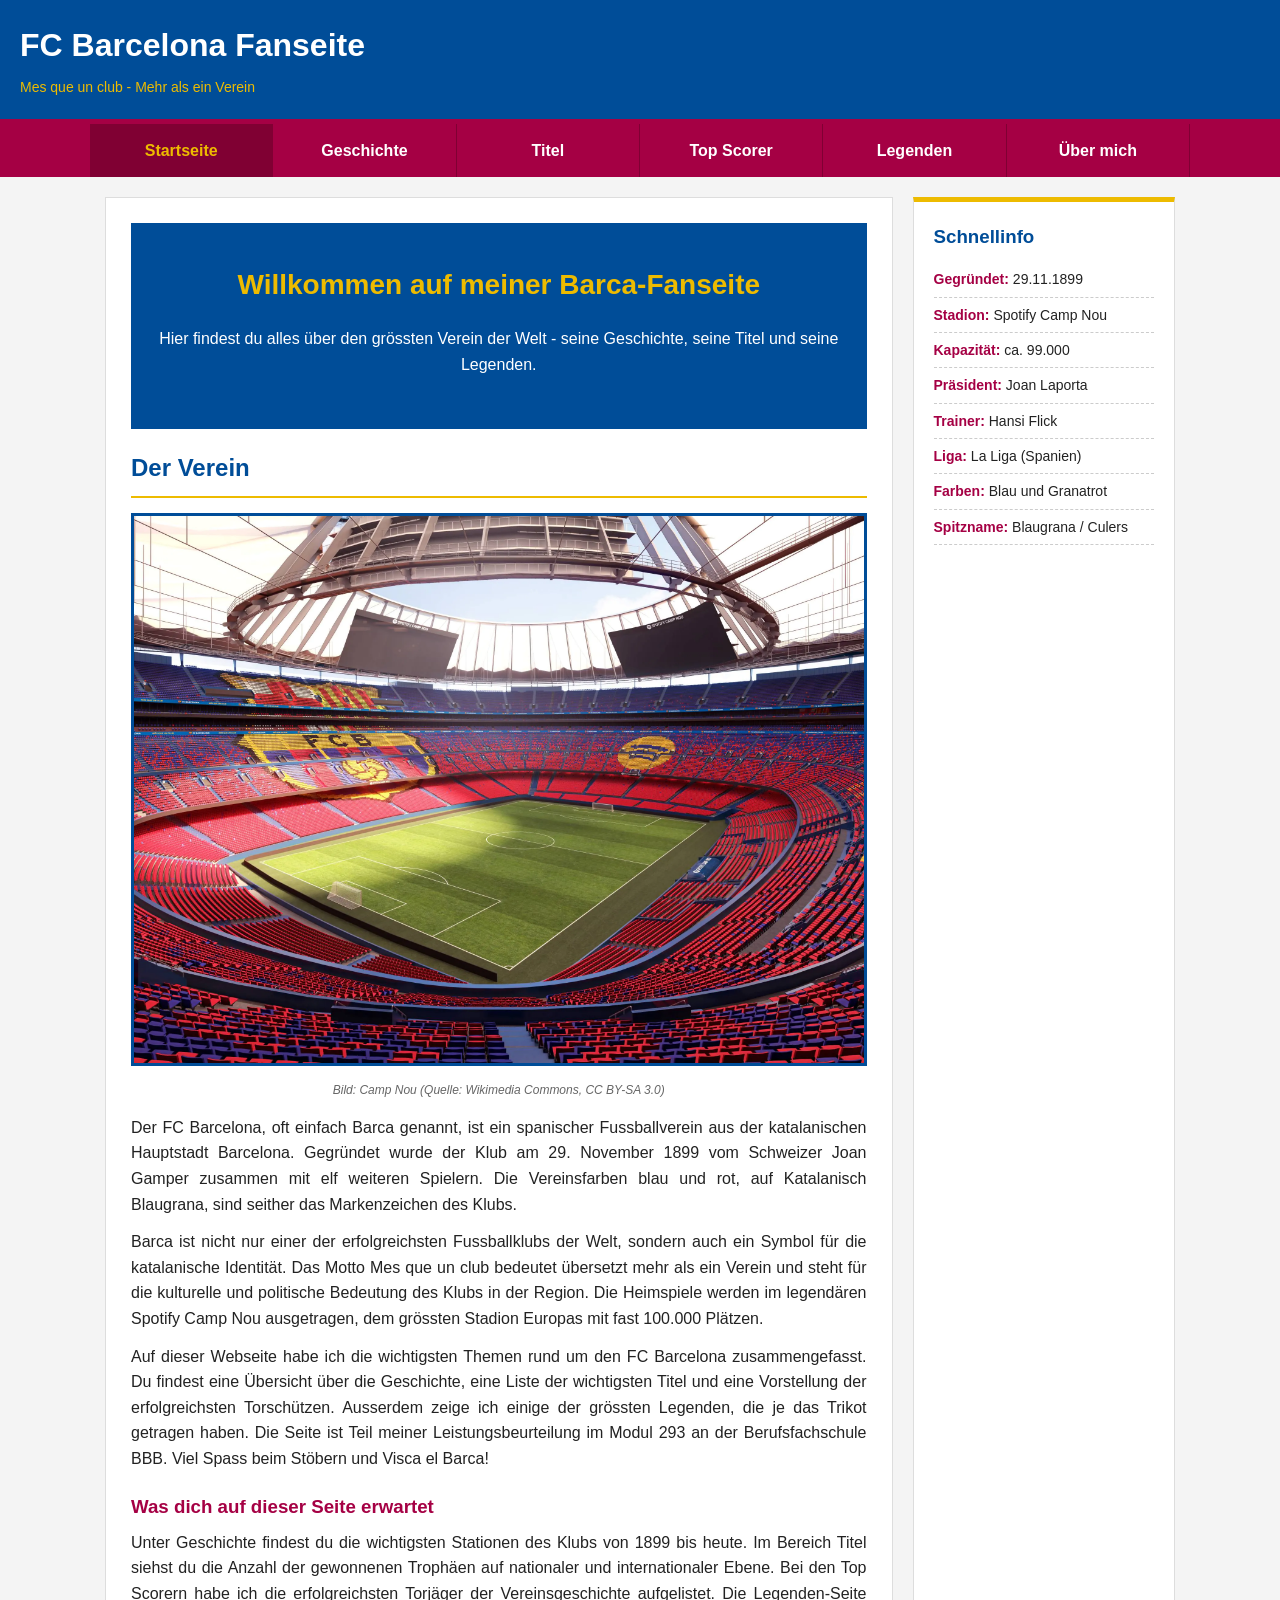
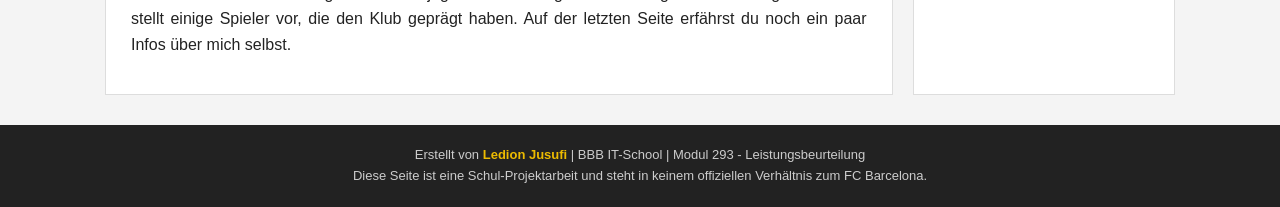
<file: index.html>
<!DOCTYPE html>
<html lang="de">
<head>
    <meta charset="UTF-8">
    <meta name="viewport" content="width=device-width, initial-scale=1.0">
    <meta name="description" content="Fanseite zum FC Barcelona - Geschichte, Titel und legendäre Spieler. Eine Projektarbeit im Modul 293.">
    <meta name="keywords" content="FC Barcelona, Barca, Fussball, La Liga, Messi, Camp Nou">
    <meta name="author" content="Ledion Jusufi">
    <title>FC Barcelona Fanseite - Startseite</title>
    <link rel="stylesheet" href="style.css">
</head>
<body>


<header>
    <h1>FC Barcelona Fanseite</h1>
    <p>Mes que un club - Mehr als ein Verein</p>
</header>


<nav>
    <ul>
        <li><a href="index.html" class="aktiv">Startseite</a></li>
        <li><a href="geschichte.html">Geschichte</a></li>
        <li><a href="titel.html">Titel</a></li>
        <li><a href="topscorer.html">Top Scorer</a></li>
        <li><a href="legenden.html">Legenden</a></li>
        <li><a href="ueber-mich.html">Über mich</a></li>
    </ul>
</nav>

<div class="container">
    <main>
        <div class="hero">
            <h2>Willkommen auf meiner Barca-Fanseite</h2>
            <p>Hier findest du alles über den grössten Verein der Welt - seine Geschichte, seine Titel und seine Legenden.</p>
        </div>

        <h2>Der Verein</h2>
        <img src="img/camp-nou.jpg" alt="Das Spotify Camp Nou Stadion in Barcelona bei einem Heimspiel">
        <p class="bildquelle">Bild: Camp Nou (Quelle: Wikimedia Commons, CC BY-SA 3.0)</p>

        <p>Der FC Barcelona, oft einfach Barca genannt, ist ein spanischer Fussballverein aus der katalanischen Hauptstadt Barcelona. Gegründet wurde der Klub am 29. November 1899 vom Schweizer Joan Gamper zusammen mit elf weiteren Spielern. Die Vereinsfarben blau und rot, auf Katalanisch Blaugrana, sind seither das Markenzeichen des Klubs.</p>

        <p>Barca ist nicht nur einer der erfolgreichsten Fussballklubs der Welt, sondern auch ein Symbol für die katalanische Identität. Das Motto Mes que un club bedeutet übersetzt mehr als ein Verein und steht für die kulturelle und politische Bedeutung des Klubs in der Region. Die Heimspiele werden im legendären Spotify Camp Nou ausgetragen, dem grössten Stadion Europas mit fast 100.000 Plätzen.</p>

        <p>Auf dieser Webseite habe ich die wichtigsten Themen rund um den FC Barcelona zusammengefasst. Du findest eine Übersicht über die Geschichte, eine Liste der wichtigsten Titel und eine Vorstellung der erfolgreichsten Torschützen. Ausserdem zeige ich einige der grössten Legenden, die je das Trikot getragen haben. Die Seite ist Teil meiner Leistungsbeurteilung im Modul 293 an der Berufsfachschule BBB. Viel Spass beim Stöbern und Visca el Barca!</p>

        <h3>Was dich auf dieser Seite erwartet</h3>
        <p>Unter Geschichte findest du die wichtigsten Stationen des Klubs von 1899 bis heute. Im Bereich Titel siehst du die Anzahl der gewonnenen Trophäen auf nationaler und internationaler Ebene. Bei den Top Scorern habe ich die erfolgreichsten Torjäger der Vereinsgeschichte aufgelistet. Die Legenden-Seite stellt einige Spieler vor, die den Klub geprägt haben. Auf der letzten Seite erfährst du noch ein paar Infos über mich selbst.</p>
    </main>

    <aside>
        <h3>Schnellinfo</h3>
        <ul>
            <li><strong>Gegründet:</strong> 29.11.1899</li>
            <li><strong>Stadion:</strong> Spotify Camp Nou</li>
            <li><strong>Kapazität:</strong> ca. 99.000</li>
            <li><strong>Präsident:</strong> Joan Laporta</li>
            <li><strong>Trainer:</strong> Hansi Flick</li>
            <li><strong>Liga:</strong> La Liga (Spanien)</li>
            <li><strong>Farben:</strong> Blau und Granatrot</li>
            <li><strong>Spitzname:</strong> Blaugrana / Culers</li>
        </ul>
    </aside>
</div>


<footer>
    <p>Erstellt von <span class="autor">Ledion Jusufi</span> | BBB IT-School | Modul 293 - Leistungsbeurteilung</p>
    <p>Diese Seite ist eine Schul-Projektarbeit und steht in keinem offiziellen Verhältnis zum FC Barcelona.</p>
</footer>

</body>
</html>
</file>
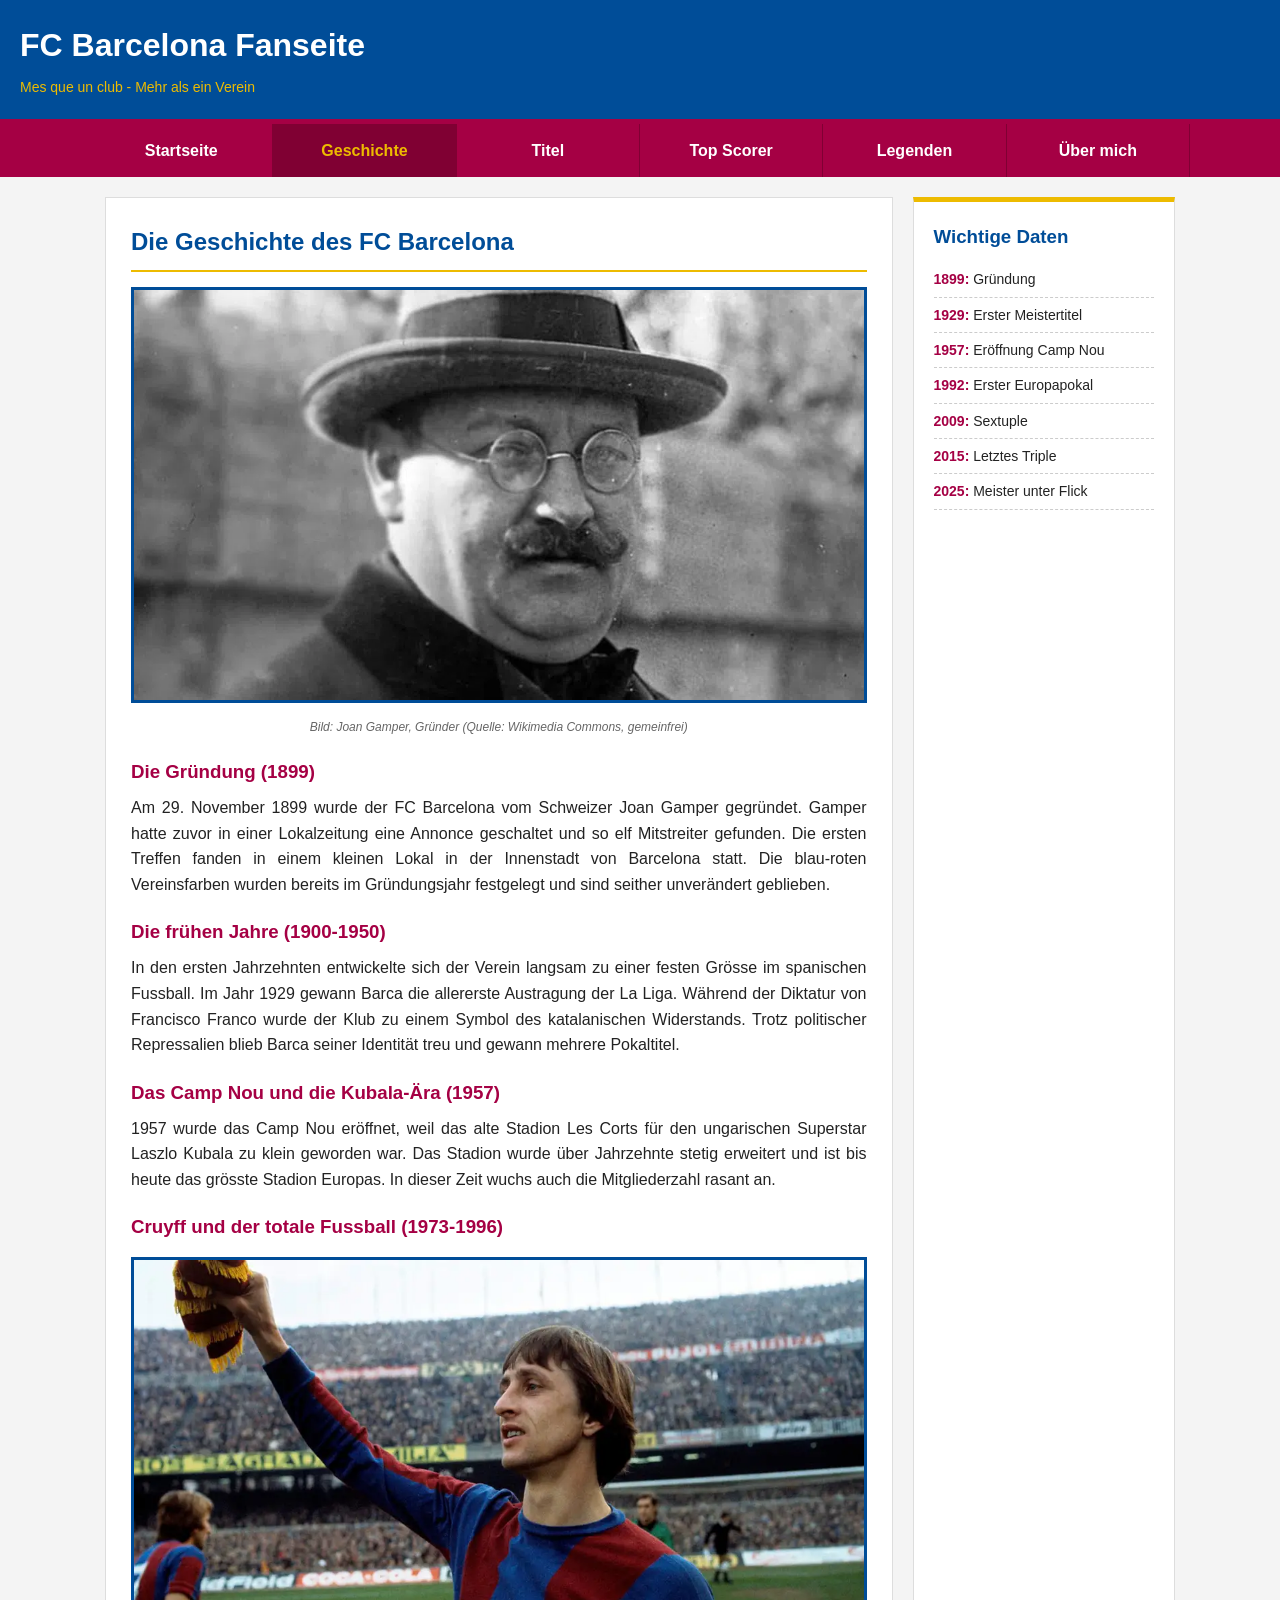
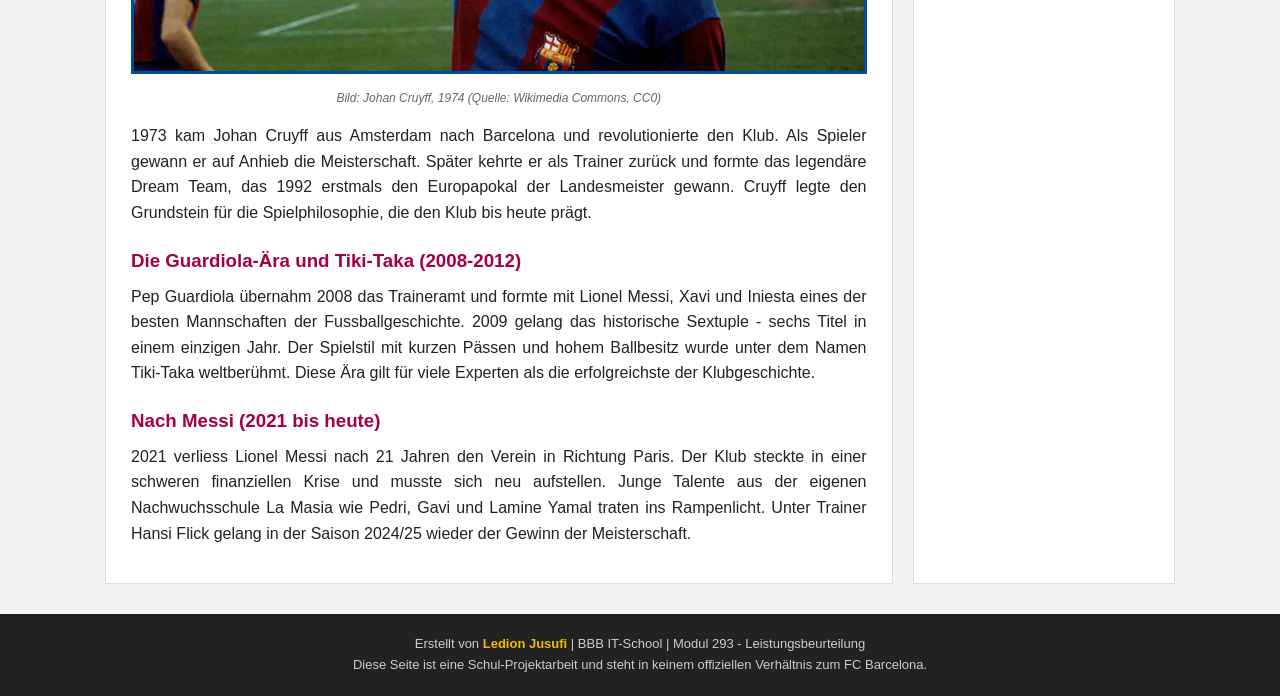
<file: geschichte.html>
<!DOCTYPE html>
<html lang="de">
<head>
    <meta charset="UTF-8">
    <meta name="viewport" content="width=device-width, initial-scale=1.0">
    <meta name="description" content="Die Geschichte des FC Barcelona von der Gründung 1899 bis heute - die wichtigsten Stationen und Trainer.">
    <meta name="keywords" content="FC Barcelona Geschichte, Gründung, Joan Gamper, Cruyff, Guardiola, Tiki-Taka">
    <meta name="author" content="Ledion Jusufi">
    <title>FC Barcelona - Geschichte</title>
    <link rel="stylesheet" href="style.css">
</head>
<body>


<header>
    <h1>FC Barcelona Fanseite</h1>
    <p>Mes que un club - Mehr als ein Verein</p>
</header>


<nav>
    <ul>
        <li><a href="index.html">Startseite</a></li>
        <li><a href="geschichte.html" class="aktiv">Geschichte</a></li>
        <li><a href="titel.html">Titel</a></li>
        <li><a href="topscorer.html">Top Scorer</a></li>
        <li><a href="legenden.html">Legenden</a></li>
        <li><a href="ueber-mich.html">Über mich</a></li>
    </ul>
</nav>

<div class="container">
    <main>
        <h2>Die Geschichte des FC Barcelona</h2>
        <img src="img/joan-gamper.jpg" alt="Joan Gamper, der Schweizer Gründer des FC Barcelona">
        <p class="bildquelle">Bild: Joan Gamper, Gründer (Quelle: Wikimedia Commons, gemeinfrei)</p>

        <h3>Die Gründung (1899)</h3>
        <p>Am 29. November 1899 wurde der FC Barcelona vom Schweizer Joan Gamper gegründet. Gamper hatte zuvor in einer Lokalzeitung eine Annonce geschaltet und so elf Mitstreiter gefunden. Die ersten Treffen fanden in einem kleinen Lokal in der Innenstadt von Barcelona statt. Die blau-roten Vereinsfarben wurden bereits im Gründungsjahr festgelegt und sind seither unverändert geblieben.</p>

        <h3>Die frühen Jahre (1900-1950)</h3>
        <p>In den ersten Jahrzehnten entwickelte sich der Verein langsam zu einer festen Grösse im spanischen Fussball. Im Jahr 1929 gewann Barca die allererste Austragung der La Liga. Während der Diktatur von Francisco Franco wurde der Klub zu einem Symbol des katalanischen Widerstands. Trotz politischer Repressalien blieb Barca seiner Identität treu und gewann mehrere Pokaltitel.</p>

        <h3>Das Camp Nou und die Kubala-Ära (1957)</h3>
        <p>1957 wurde das Camp Nou eröffnet, weil das alte Stadion Les Corts für den ungarischen Superstar Laszlo Kubala zu klein geworden war. Das Stadion wurde über Jahrzehnte stetig erweitert und ist bis heute das grösste Stadion Europas. In dieser Zeit wuchs auch die Mitgliederzahl rasant an.</p>

        <h3>Cruyff und der totale Fussball (1973-1996)</h3>
        <img src="img/cruyff.jpg" alt="Johan Cruyff im Jahr 1974">
        <p class="bildquelle">Bild: Johan Cruyff, 1974 (Quelle: Wikimedia Commons, CC0)</p>
        <p>1973 kam Johan Cruyff aus Amsterdam nach Barcelona und revolutionierte den Klub. Als Spieler gewann er auf Anhieb die Meisterschaft. Später kehrte er als Trainer zurück und formte das legendäre Dream Team, das 1992 erstmals den Europapokal der Landesmeister gewann. Cruyff legte den Grundstein für die Spielphilosophie, die den Klub bis heute prägt.</p>

        <h3>Die Guardiola-Ära und Tiki-Taka (2008-2012)</h3>
        <p>Pep Guardiola übernahm 2008 das Traineramt und formte mit Lionel Messi, Xavi und Iniesta eines der besten Mannschaften der Fussballgeschichte. 2009 gelang das historische Sextuple - sechs Titel in einem einzigen Jahr. Der Spielstil mit kurzen Pässen und hohem Ballbesitz wurde unter dem Namen Tiki-Taka weltberühmt. Diese Ära gilt für viele Experten als die erfolgreichste der Klubgeschichte.</p>

        <h3>Nach Messi (2021 bis heute)</h3>
        <p>2021 verliess Lionel Messi nach 21 Jahren den Verein in Richtung Paris. Der Klub steckte in einer schweren finanziellen Krise und musste sich neu aufstellen. Junge Talente aus der eigenen Nachwuchsschule La Masia wie Pedri, Gavi und Lamine Yamal traten ins Rampenlicht. Unter Trainer Hansi Flick gelang in der Saison 2024/25 wieder der Gewinn der Meisterschaft.</p>
    </main>

    <aside>
        <h3>Wichtige Daten</h3>
        <ul>
            <li><strong>1899:</strong> Gründung</li>
            <li><strong>1929:</strong> Erster Meistertitel</li>
            <li><strong>1957:</strong> Eröffnung Camp Nou</li>
            <li><strong>1992:</strong> Erster Europapokal</li>
            <li><strong>2009:</strong> Sextuple</li>
            <li><strong>2015:</strong> Letztes Triple</li>
            <li><strong>2025:</strong> Meister unter Flick</li>
        </ul>
    </aside>
</div>


<footer>
    <p>Erstellt von <span class="autor">Ledion Jusufi</span> | BBB IT-School | Modul 293 - Leistungsbeurteilung</p>
    <p>Diese Seite ist eine Schul-Projektarbeit und steht in keinem offiziellen Verhältnis zum FC Barcelona.</p>
</footer>

</body>
</html>
</file>
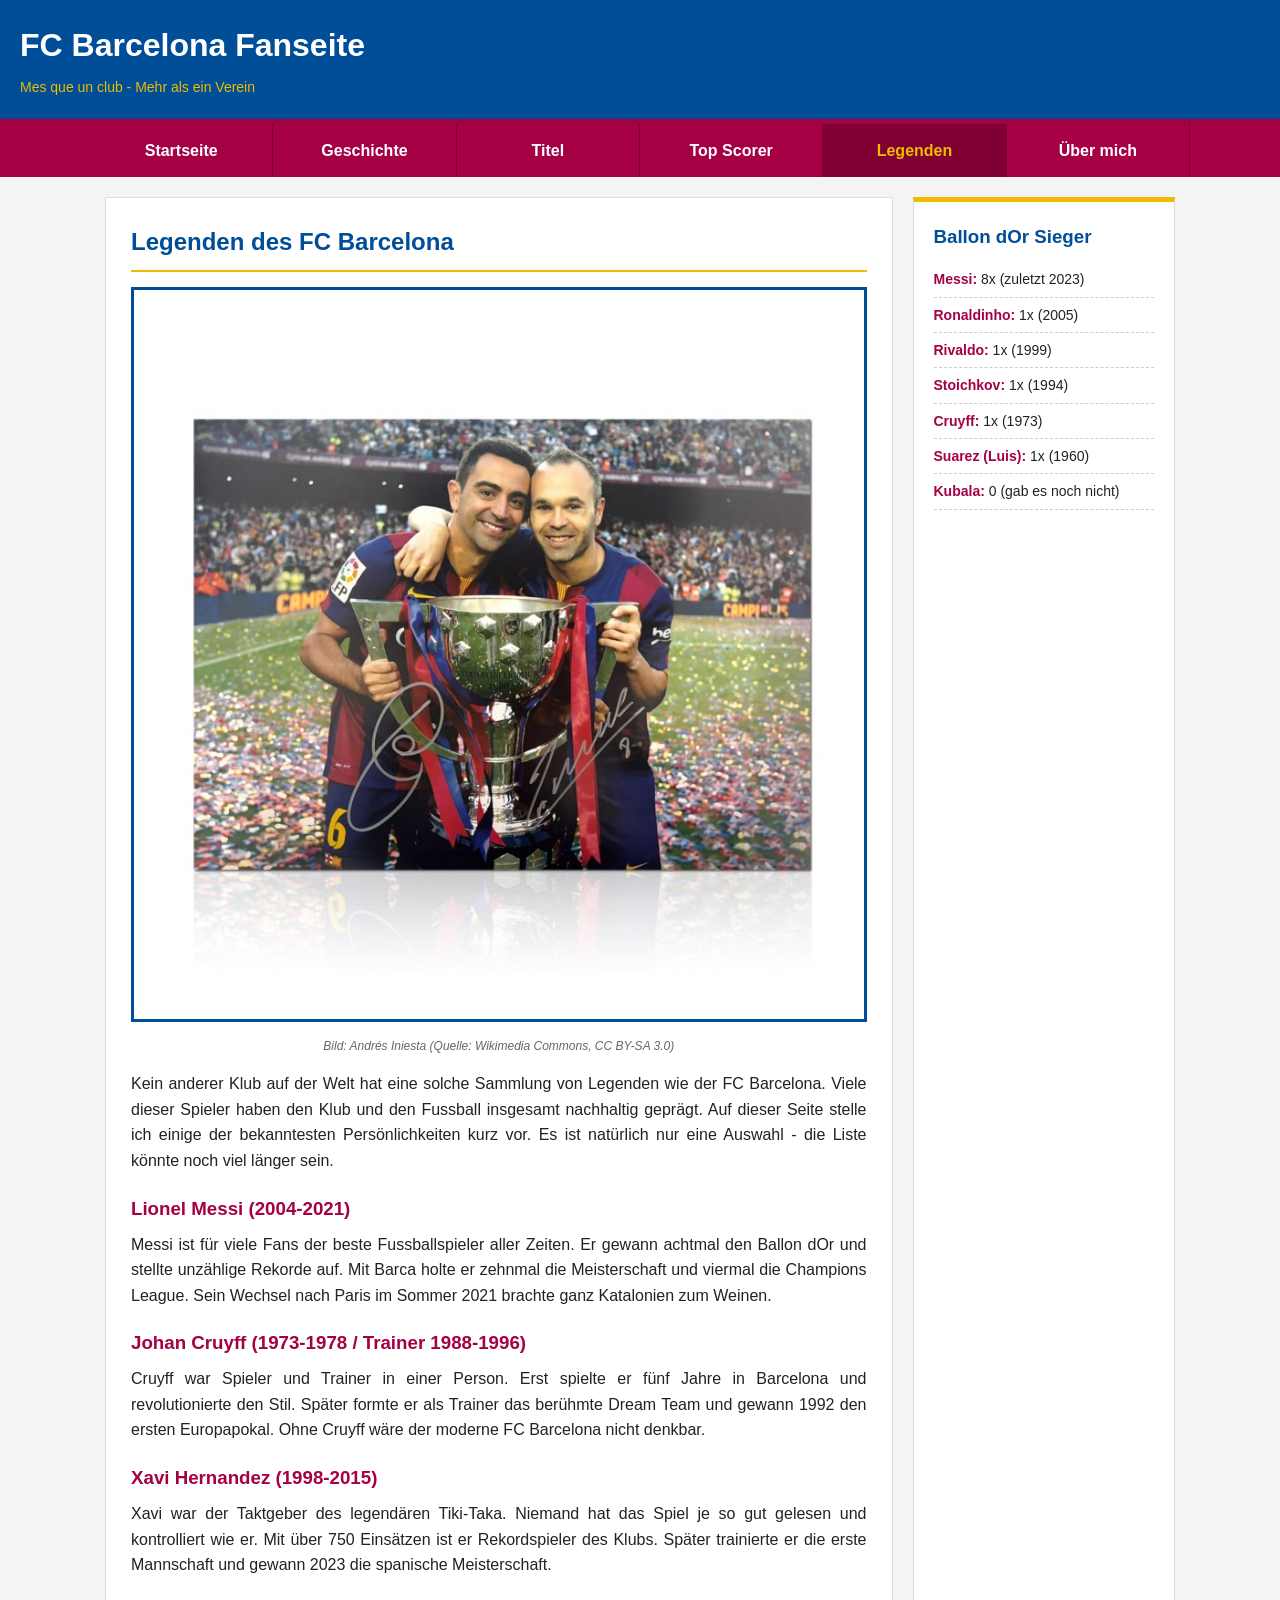
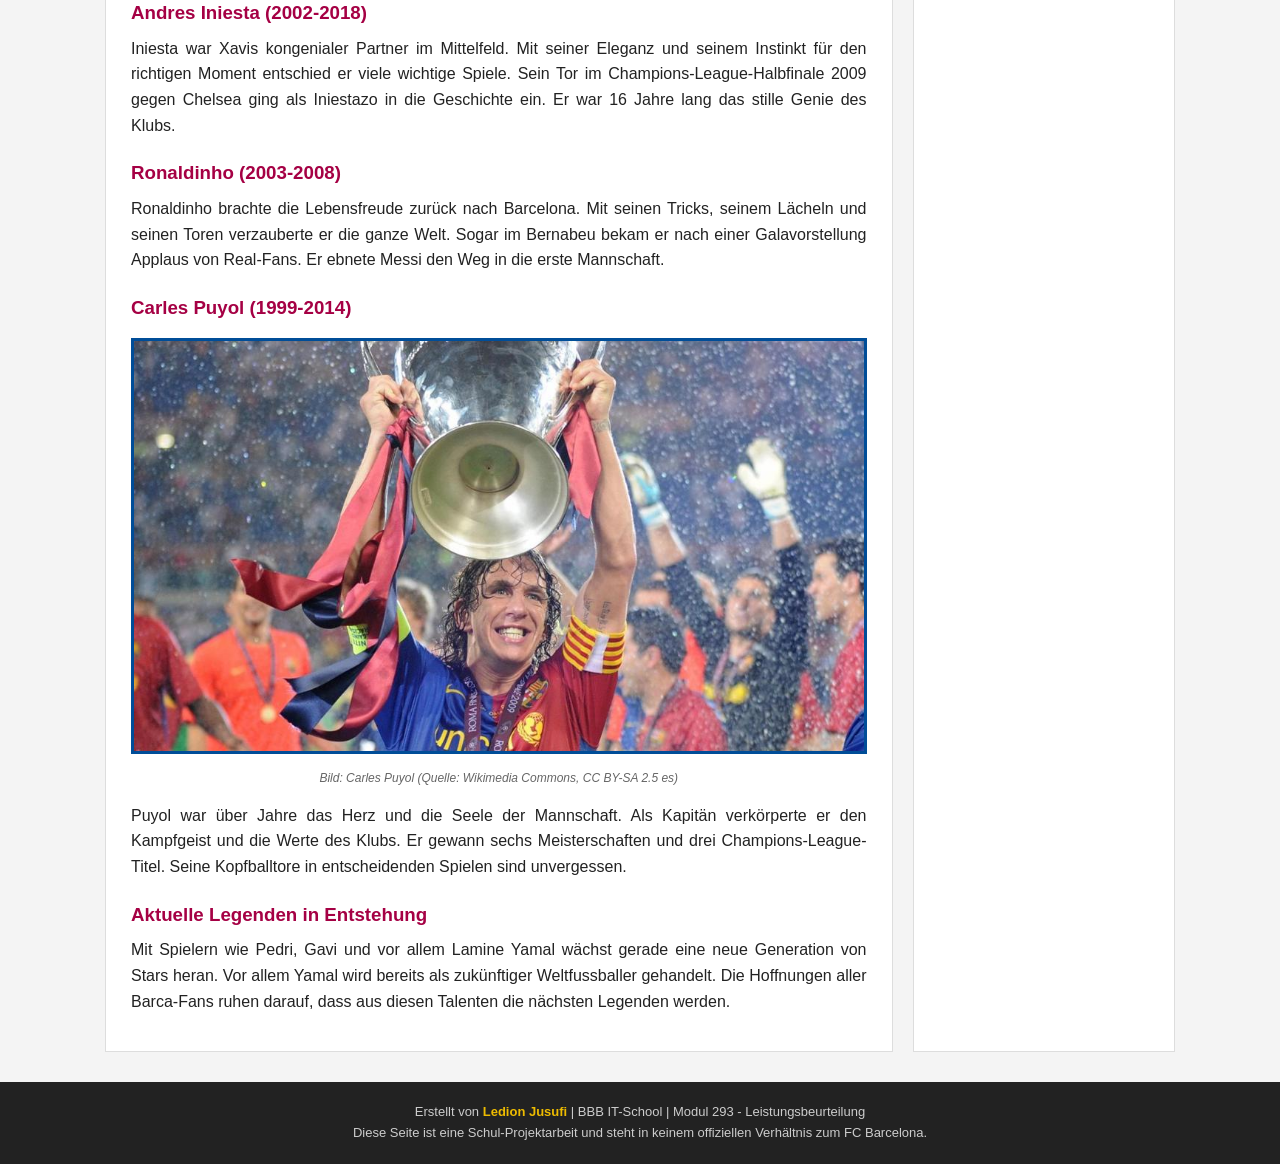
<file: legenden.html>
<!DOCTYPE html>
<html lang="de">
<head>
    <meta charset="UTF-8">
    <meta name="viewport" content="width=device-width, initial-scale=1.0">
    <meta name="description" content="Die grössten Legenden des FC Barcelona - Messi, Xavi, Iniesta, Puyol, Ronaldinho und mehr.">
    <meta name="keywords" content="Barca Legenden, Messi, Xavi, Iniesta, Puyol, Ronaldinho, Cruyff">
    <meta name="author" content="Ledion Jusufi">
    <title>FC Barcelona - Legenden</title>
    <link rel="stylesheet" href="style.css">
</head>
<body>


<header>
    <h1>FC Barcelona Fanseite</h1>
    <p>Mes que un club - Mehr als ein Verein</p>
</header>


<nav>
    <ul>
        <li><a href="index.html">Startseite</a></li>
        <li><a href="geschichte.html">Geschichte</a></li>
        <li><a href="titel.html">Titel</a></li>
        <li><a href="topscorer.html">Top Scorer</a></li>
        <li><a href="legenden.html" class="aktiv">Legenden</a></li>
        <li><a href="ueber-mich.html">Über mich</a></li>
    </ul>
</nav>

<div class="container">
    <main>
        <h2>Legenden des FC Barcelona</h2>
        <img src="img/xavi-iniesta.jpg" alt="Andrés Iniesta im Barcelona-Trikot">
        <p class="bildquelle">Bild: Andrés Iniesta (Quelle: Wikimedia Commons, CC BY-SA 3.0)</p>

        <p>Kein anderer Klub auf der Welt hat eine solche Sammlung von Legenden wie der FC Barcelona. Viele dieser Spieler haben den Klub und den Fussball insgesamt nachhaltig geprägt. Auf dieser Seite stelle ich einige der bekanntesten Persönlichkeiten kurz vor. Es ist natürlich nur eine Auswahl - die Liste könnte noch viel länger sein.</p>

        <h3>Lionel Messi (2004-2021)</h3>
        <p>Messi ist für viele Fans der beste Fussballspieler aller Zeiten. Er gewann achtmal den Ballon dOr und stellte unzählige Rekorde auf. Mit Barca holte er zehnmal die Meisterschaft und viermal die Champions League. Sein Wechsel nach Paris im Sommer 2021 brachte ganz Katalonien zum Weinen.</p>

        <h3>Johan Cruyff (1973-1978 / Trainer 1988-1996)</h3>
        <p>Cruyff war Spieler und Trainer in einer Person. Erst spielte er fünf Jahre in Barcelona und revolutionierte den Stil. Später formte er als Trainer das berühmte Dream Team und gewann 1992 den ersten Europapokal. Ohne Cruyff wäre der moderne FC Barcelona nicht denkbar.</p>

        <h3>Xavi Hernandez (1998-2015)</h3>
        <p>Xavi war der Taktgeber des legendären Tiki-Taka. Niemand hat das Spiel je so gut gelesen und kontrolliert wie er. Mit über 750 Einsätzen ist er Rekordspieler des Klubs. Später trainierte er die erste Mannschaft und gewann 2023 die spanische Meisterschaft.</p>

        <h3>Andres Iniesta (2002-2018)</h3>
        <p>Iniesta war Xavis kongenialer Partner im Mittelfeld. Mit seiner Eleganz und seinem Instinkt für den richtigen Moment entschied er viele wichtige Spiele. Sein Tor im Champions-League-Halbfinale 2009 gegen Chelsea ging als Iniestazo in die Geschichte ein. Er war 16 Jahre lang das stille Genie des Klubs.</p>

        <h3>Ronaldinho (2003-2008)</h3>
        <p>Ronaldinho brachte die Lebensfreude zurück nach Barcelona. Mit seinen Tricks, seinem Lächeln und seinen Toren verzauberte er die ganze Welt. Sogar im Bernabeu bekam er nach einer Galavorstellung Applaus von Real-Fans. Er ebnete Messi den Weg in die erste Mannschaft.</p>

        <h3>Carles Puyol (1999-2014)</h3>
        <img src="img/puyol.jpg" alt="Carles Puyol mit der Kapitänsbinde">
        <p class="bildquelle">Bild: Carles Puyol (Quelle: Wikimedia Commons, CC BY-SA 2.5 es)</p>
        <p>Puyol war über Jahre das Herz und die Seele der Mannschaft. Als Kapitän verkörperte er den Kampfgeist und die Werte des Klubs. Er gewann sechs Meisterschaften und drei Champions-League-Titel. Seine Kopfballtore in entscheidenden Spielen sind unvergessen.</p>

        <h3>Aktuelle Legenden in Entstehung</h3>
        <p>Mit Spielern wie Pedri, Gavi und vor allem Lamine Yamal wächst gerade eine neue Generation von Stars heran. Vor allem Yamal wird bereits als zukünftiger Weltfussballer gehandelt. Die Hoffnungen aller Barca-Fans ruhen darauf, dass aus diesen Talenten die nächsten Legenden werden.</p>
    </main>

    <aside>
        <h3>Ballon dOr Sieger</h3>
        <ul>
            <li><strong>Messi:</strong> 8x (zuletzt 2023)</li>
            <li><strong>Ronaldinho:</strong> 1x (2005)</li>
            <li><strong>Rivaldo:</strong> 1x (1999)</li>
            <li><strong>Stoichkov:</strong> 1x (1994)</li>
            <li><strong>Cruyff:</strong> 1x (1973)</li>
            <li><strong>Suarez (Luis):</strong> 1x (1960)</li>
            <li><strong>Kubala:</strong> 0 (gab es noch nicht)</li>
        </ul>
    </aside>
</div>

<!-- Fussbereich mit meinem Namen -->
<footer>
    <p>Erstellt von <span class="autor">Ledion Jusufi</span> | BBB IT-School | Modul 293 - Leistungsbeurteilung</p>
    <p>Diese Seite ist eine Schul-Projektarbeit und steht in keinem offiziellen Verhältnis zum FC Barcelona.</p>
</footer>

</body>
</html>
</file>
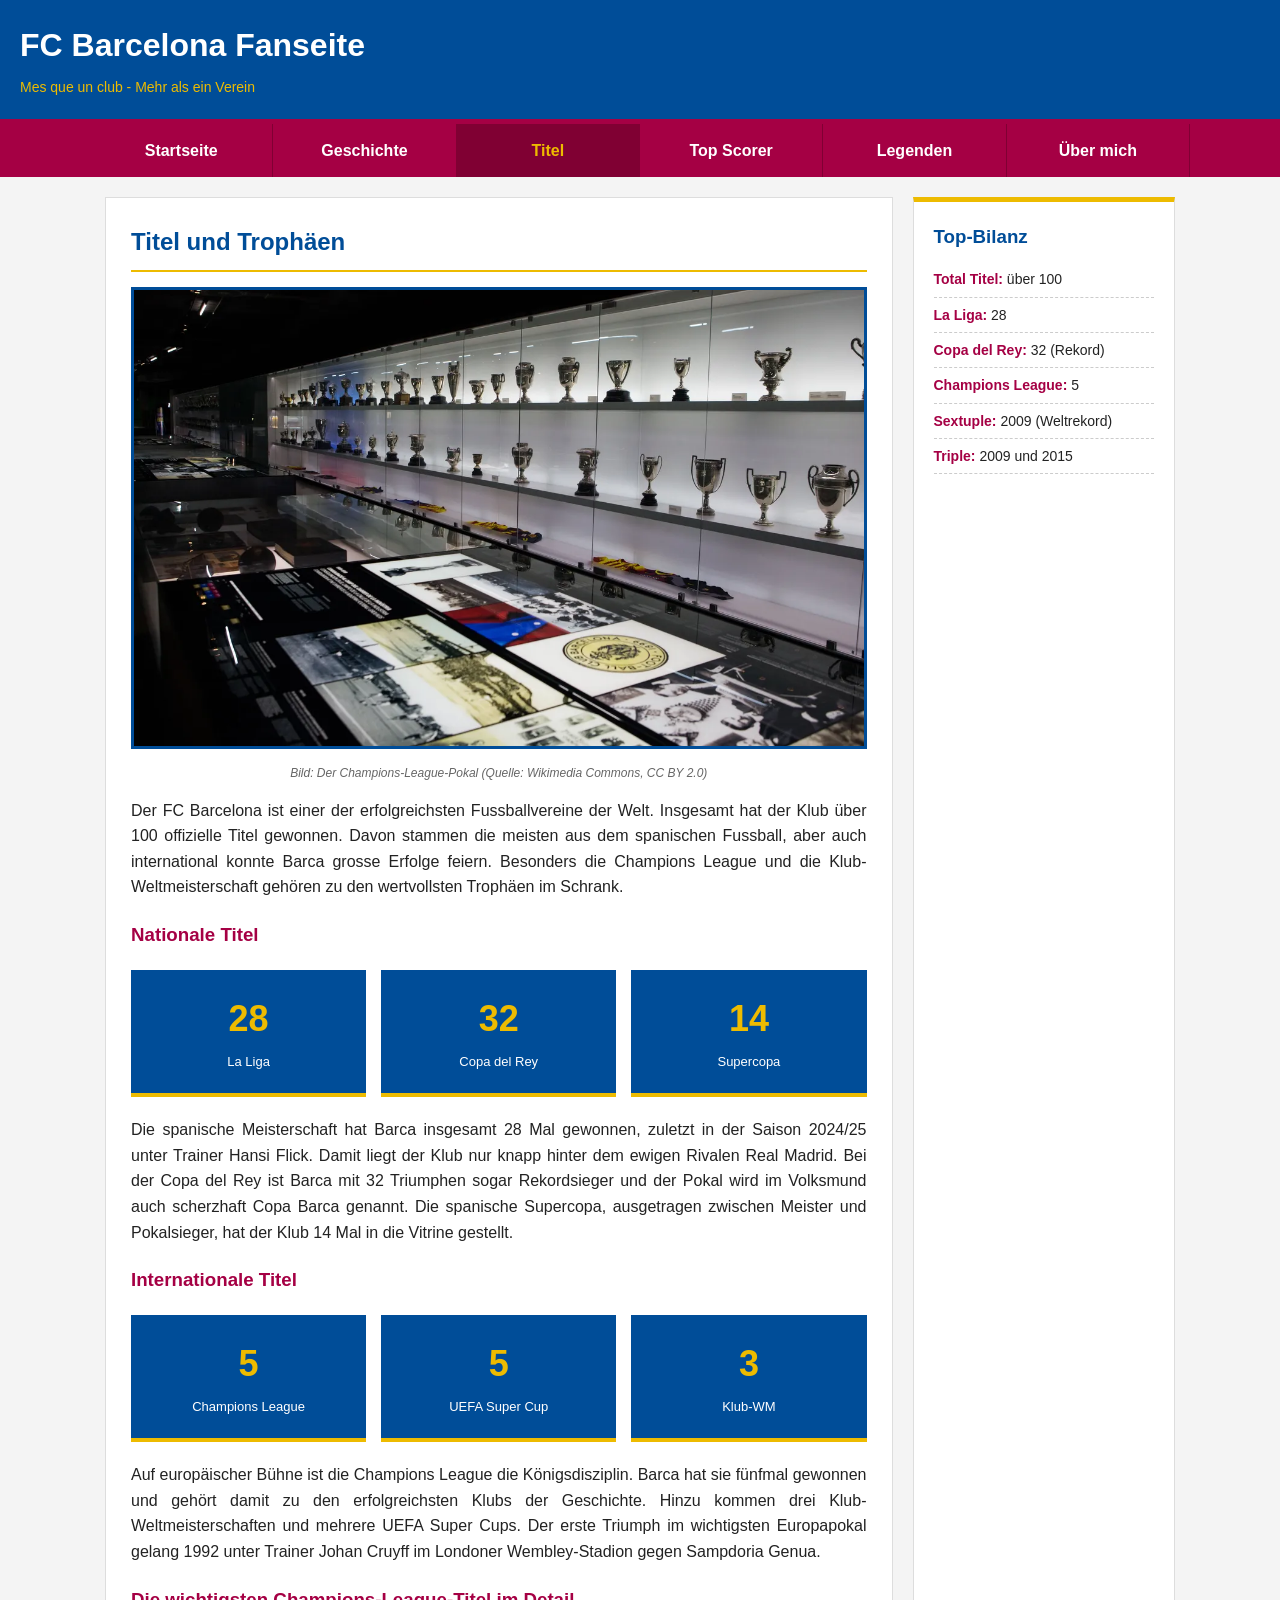
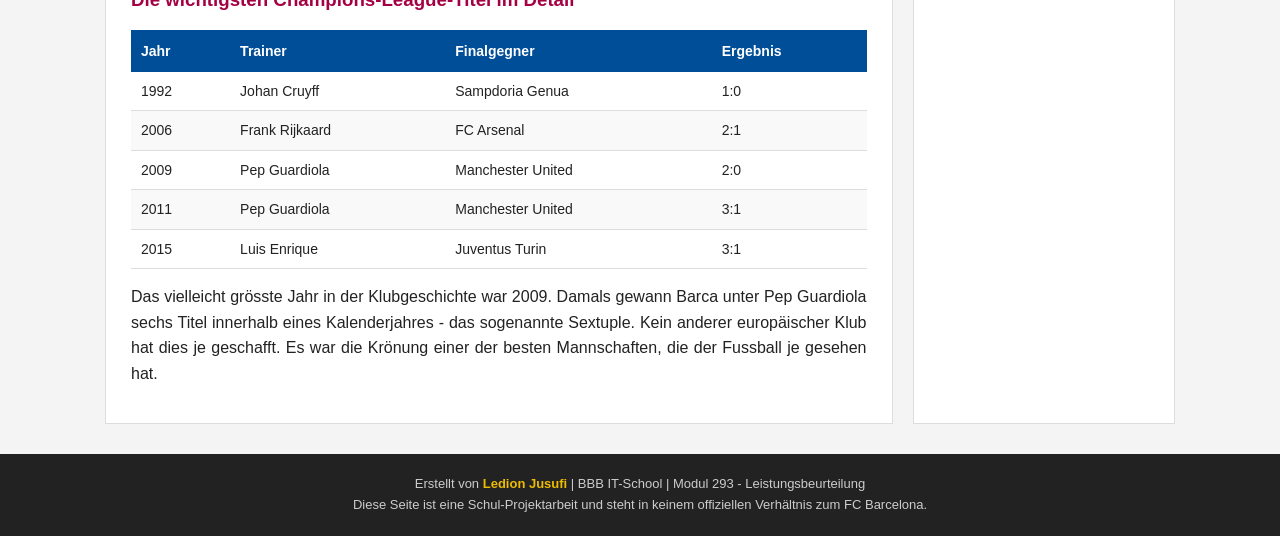
<file: titel.html>
<!DOCTYPE html>
<html lang="de">
<head>
    <meta charset="UTF-8">
    <meta name="viewport" content="width=device-width, initial-scale=1.0">
    <meta name="description" content="Alle Titel und Trophäen des FC Barcelona - La Liga, Champions League, Copa del Rey und mehr.">
    <meta name="keywords" content="FC Barcelona Titel, La Liga, Champions League, Copa del Rey, Trophäen">
    <meta name="author" content="Ledion Jusufi">
    <title>FC Barcelona - Titel und Trophäen</title>
    <link rel="stylesheet" href="style.css">
</head>
<body>


<header>
    <h1>FC Barcelona Fanseite</h1>
    <p>Mes que un club - Mehr als ein Verein</p>
</header>


<nav>
    <ul>
        <li><a href="index.html">Startseite</a></li>
        <li><a href="geschichte.html">Geschichte</a></li>
        <li><a href="titel.html" class="aktiv">Titel</a></li>
        <li><a href="topscorer.html">Top Scorer</a></li>
        <li><a href="legenden.html">Legenden</a></li>
        <li><a href="ueber-mich.html">Über mich</a></li>
    </ul>
</nav>

<div class="container">
    <main>
        <h2>Titel und Trophäen</h2>
        <img src="img/trophaeen.jpg" alt="Der Pokal der UEFA Champions League">
        <p class="bildquelle">Bild: Der Champions-League-Pokal (Quelle: Wikimedia Commons, CC BY 2.0)</p>

        <p>Der FC Barcelona ist einer der erfolgreichsten Fussballvereine der Welt. Insgesamt hat der Klub über 100 offizielle Titel gewonnen. Davon stammen die meisten aus dem spanischen Fussball, aber auch international konnte Barca grosse Erfolge feiern. Besonders die Champions League und die Klub-Weltmeisterschaft gehören zu den wertvollsten Trophäen im Schrank.</p>

        <h3>Nationale Titel</h3>
        <div class="titel-grid">
            <div class="titel-box">
                <span class="anzahl">28</span>
                <span class="name">La Liga</span>
            </div>
            <div class="titel-box">
                <span class="anzahl">32</span>
                <span class="name">Copa del Rey</span>
            </div>
            <div class="titel-box">
                <span class="anzahl">14</span>
                <span class="name">Supercopa</span>
            </div>
        </div>

        <p>Die spanische Meisterschaft hat Barca insgesamt 28 Mal gewonnen, zuletzt in der Saison 2024/25 unter Trainer Hansi Flick. Damit liegt der Klub nur knapp hinter dem ewigen Rivalen Real Madrid. Bei der Copa del Rey ist Barca mit 32 Triumphen sogar Rekordsieger und der Pokal wird im Volksmund auch scherzhaft Copa Barca genannt. Die spanische Supercopa, ausgetragen zwischen Meister und Pokalsieger, hat der Klub 14 Mal in die Vitrine gestellt.</p>

        <h3>Internationale Titel</h3>
        <div class="titel-grid">
            <div class="titel-box">
                <span class="anzahl">5</span>
                <span class="name">Champions League</span>
            </div>
            <div class="titel-box">
                <span class="anzahl">5</span>
                <span class="name">UEFA Super Cup</span>
            </div>
            <div class="titel-box">
                <span class="anzahl">3</span>
                <span class="name">Klub-WM</span>
            </div>
        </div>

        <p>Auf europäischer Bühne ist die Champions League die Königsdisziplin. Barca hat sie fünfmal gewonnen und gehört damit zu den erfolgreichsten Klubs der Geschichte. Hinzu kommen drei Klub-Weltmeisterschaften und mehrere UEFA Super Cups. Der erste Triumph im wichtigsten Europapokal gelang 1992 unter Trainer Johan Cruyff im Londoner Wembley-Stadion gegen Sampdoria Genua.</p>

        <h3>Die wichtigsten Champions-League-Titel im Detail</h3>
        <table>
            <thead>
                <tr>
                    <th>Jahr</th>
                    <th>Trainer</th>
                    <th>Finalgegner</th>
                    <th>Ergebnis</th>
                </tr>
            </thead>
            <tbody>
                <tr><td>1992</td><td>Johan Cruyff</td><td>Sampdoria Genua</td><td>1:0</td></tr>
                <tr><td>2006</td><td>Frank Rijkaard</td><td>FC Arsenal</td><td>2:1</td></tr>
                <tr><td>2009</td><td>Pep Guardiola</td><td>Manchester United</td><td>2:0</td></tr>
                <tr><td>2011</td><td>Pep Guardiola</td><td>Manchester United</td><td>3:1</td></tr>
                <tr><td>2015</td><td>Luis Enrique</td><td>Juventus Turin</td><td>3:1</td></tr>
            </tbody>
        </table>

        <p>Das vielleicht grösste Jahr in der Klubgeschichte war 2009. Damals gewann Barca unter Pep Guardiola sechs Titel innerhalb eines Kalenderjahres - das sogenannte Sextuple. Kein anderer europäischer Klub hat dies je geschafft. Es war die Krönung einer der besten Mannschaften, die der Fussball je gesehen hat.</p>
    </main>

    <aside>
        <h3>Top-Bilanz</h3>
        <ul>
            <li><strong>Total Titel:</strong> über 100</li>
            <li><strong>La Liga:</strong> 28</li>
            <li><strong>Copa del Rey:</strong> 32 (Rekord)</li>
            <li><strong>Champions League:</strong> 5</li>
            <li><strong>Sextuple:</strong> 2009 (Weltrekord)</li>
            <li><strong>Triple:</strong> 2009 und 2015</li>
        </ul>
    </aside>
</div>

<!-- Fussbereich mit meinem Namen -->
<footer>
    <p>Erstellt von <span class="autor">Ledion Jusufi</span> | BBB IT-School | Modul 293 - Leistungsbeurteilung</p>
    <p>Diese Seite ist eine Schul-Projektarbeit und steht in keinem offiziellen Verhältnis zum FC Barcelona.</p>
</footer>

</body>
</html>
</file>
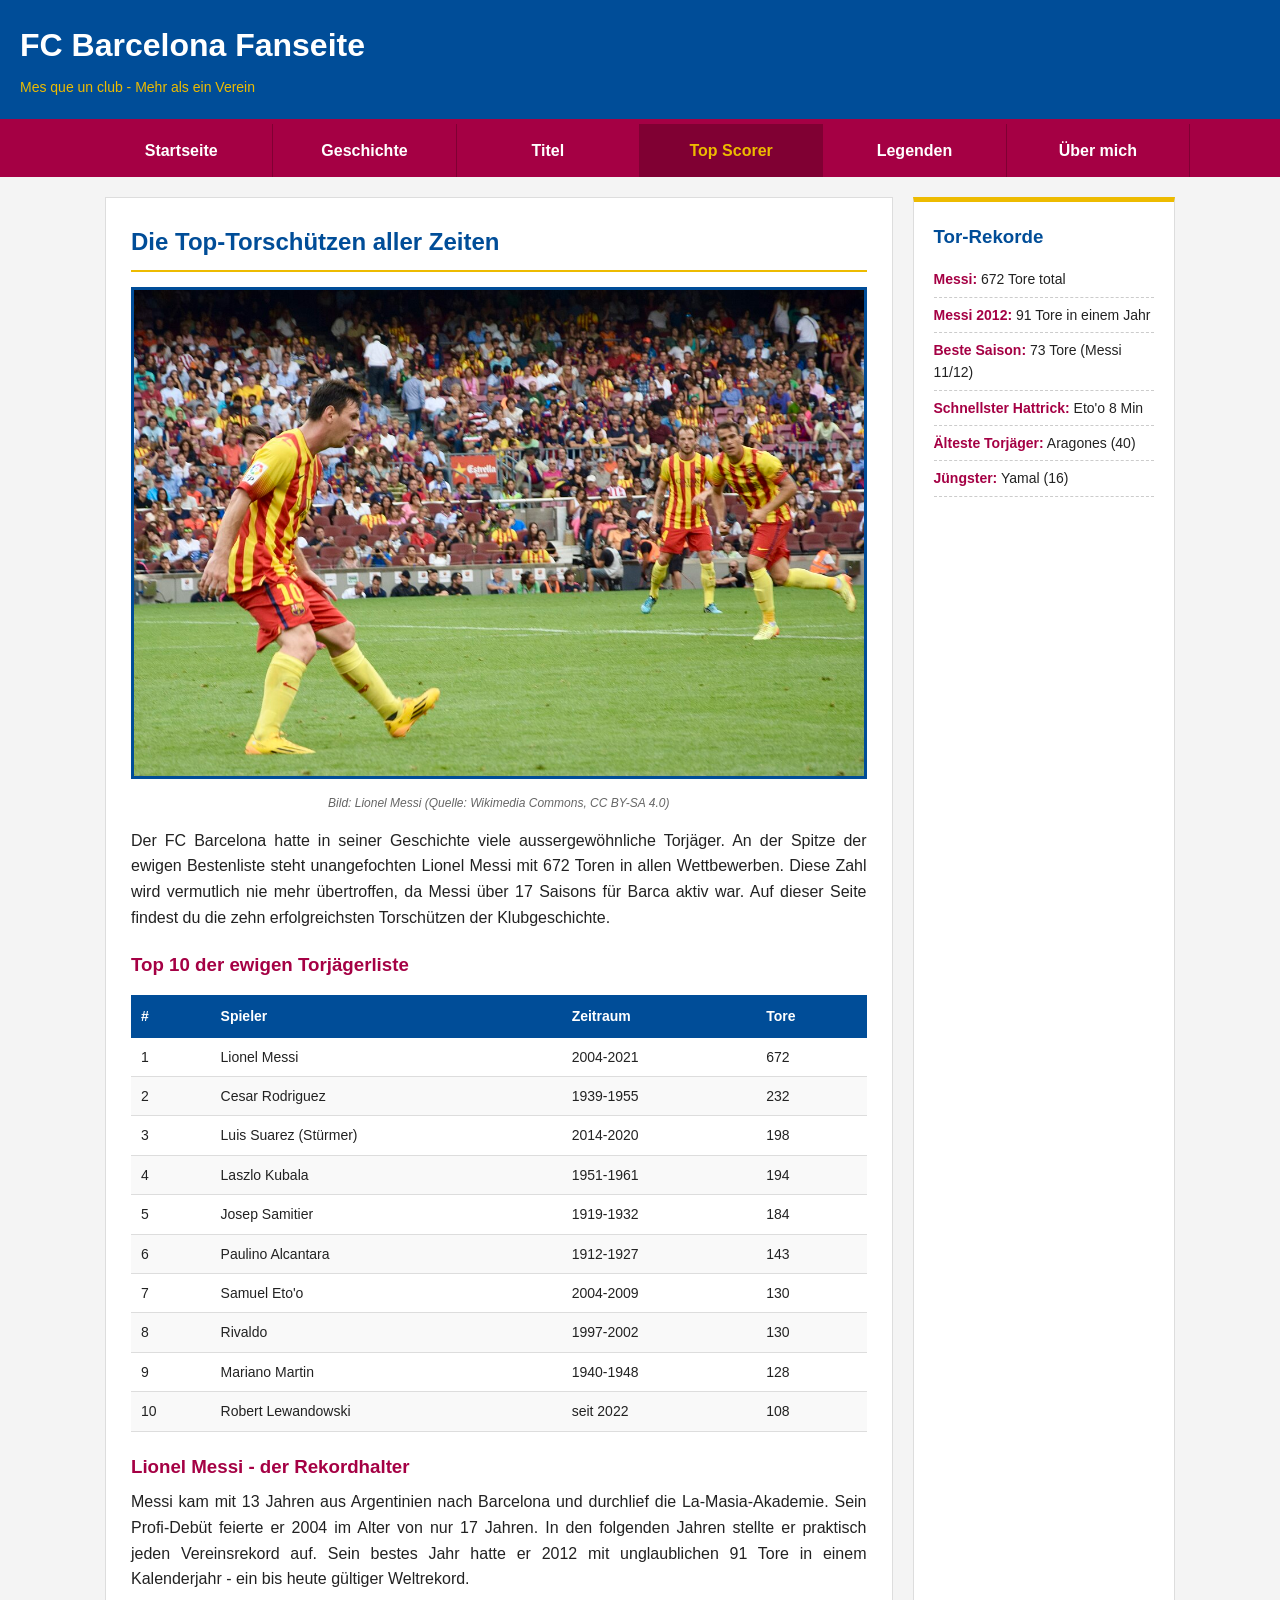
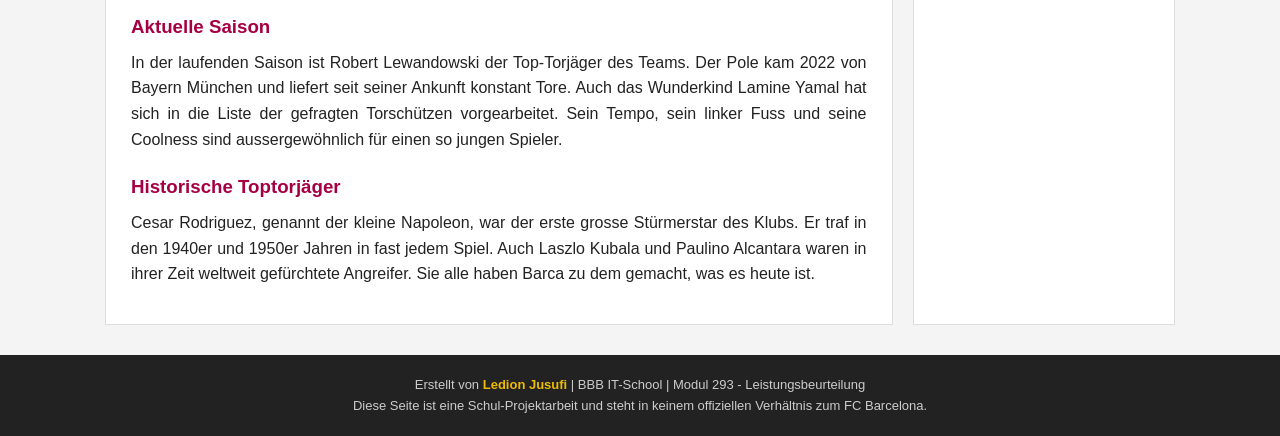
<file: topscorer.html>
<!DOCTYPE html>
<html lang="de">
<head>
    <meta charset="UTF-8">
    <meta name="viewport" content="width=device-width, initial-scale=1.0">
    <meta name="description" content="Die erfolgreichsten Torschützen in der Geschichte des FC Barcelona - von Messi bis Cesar Rodriguez.">
    <meta name="keywords" content="Barcelona Top Scorer, Messi Tore, Cesar Rodriguez, Luis Suarez, Barca Torschützen">
    <meta name="author" content="Ledion Jusufi">
    <title>FC Barcelona - Top Torschützen</title>
    <link rel="stylesheet" href="style.css">
</head>
<body>

<!-- Kopfbereich mit dem Seitentitel -->
<header>
    <h1>FC Barcelona Fanseite</h1>
    <p>Mes que un club - Mehr als ein Verein</p>
</header>

<!-- Menü: hier kann man auf alle Seiten klicken -->
<nav>
    <ul>
        <li><a href="index.html">Startseite</a></li>
        <li><a href="geschichte.html">Geschichte</a></li>
        <li><a href="titel.html">Titel</a></li>
        <li><a href="topscorer.html" class="aktiv">Top Scorer</a></li>
        <li><a href="legenden.html">Legenden</a></li>
        <li><a href="ueber-mich.html">Über mich</a></li>
    </ul>
</nav>

<div class="container">
    <main>
        <h2>Die Top-Torschützen aller Zeiten</h2>
        <img src="img/messi-tor.jpg" alt="Lionel Messi in einem Spiel im Camp Nou">
        <p class="bildquelle">Bild: Lionel Messi (Quelle: Wikimedia Commons, CC BY-SA 4.0)</p>

        <p>Der FC Barcelona hatte in seiner Geschichte viele aussergewöhnliche Torjäger. An der Spitze der ewigen Bestenliste steht unangefochten Lionel Messi mit 672 Toren in allen Wettbewerben. Diese Zahl wird vermutlich nie mehr übertroffen, da Messi über 17 Saisons für Barca aktiv war. Auf dieser Seite findest du die zehn erfolgreichsten Torschützen der Klubgeschichte.</p>

        <h3>Top 10 der ewigen Torjägerliste</h3>
        <table>
            <thead>
                <tr>
                    <th>#</th>
                    <th>Spieler</th>
                    <th>Zeitraum</th>
                    <th>Tore</th>
                </tr>
            </thead>
            <tbody>
                <tr><td>1</td><td>Lionel Messi</td><td>2004-2021</td><td>672</td></tr>
                <tr><td>2</td><td>Cesar Rodriguez</td><td>1939-1955</td><td>232</td></tr>
                <tr><td>3</td><td>Luis Suarez (Stürmer)</td><td>2014-2020</td><td>198</td></tr>
                <tr><td>4</td><td>Laszlo Kubala</td><td>1951-1961</td><td>194</td></tr>
                <tr><td>5</td><td>Josep Samitier</td><td>1919-1932</td><td>184</td></tr>
                <tr><td>6</td><td>Paulino Alcantara</td><td>1912-1927</td><td>143</td></tr>
                <tr><td>7</td><td>Samuel Eto'o</td><td>2004-2009</td><td>130</td></tr>
                <tr><td>8</td><td>Rivaldo</td><td>1997-2002</td><td>130</td></tr>
                <tr><td>9</td><td>Mariano Martin</td><td>1940-1948</td><td>128</td></tr>
                <tr><td>10</td><td>Robert Lewandowski</td><td>seit 2022</td><td>108</td></tr>
            </tbody>
        </table>

        <h3>Lionel Messi - der Rekordhalter</h3>
        <p>Messi kam mit 13 Jahren aus Argentinien nach Barcelona und durchlief die La-Masia-Akademie. Sein Profi-Debüt feierte er 2004 im Alter von nur 17 Jahren. In den folgenden Jahren stellte er praktisch jeden Vereinsrekord auf. Sein bestes Jahr hatte er 2012 mit unglaublichen 91 Tore in einem Kalenderjahr - ein bis heute gültiger Weltrekord.</p>

        <h3>Aktuelle Saison</h3>
        <p>In der laufenden Saison ist Robert Lewandowski der Top-Torjäger des Teams. Der Pole kam 2022 von Bayern München und liefert seit seiner Ankunft konstant Tore. Auch das Wunderkind Lamine Yamal hat sich in die Liste der gefragten Torschützen vorgearbeitet. Sein Tempo, sein linker Fuss und seine Coolness sind aussergewöhnlich für einen so jungen Spieler.</p>

        <h3>Historische Toptorjäger</h3>
        <p>Cesar Rodriguez, genannt der kleine Napoleon, war der erste grosse Stürmerstar des Klubs. Er traf in den 1940er und 1950er Jahren in fast jedem Spiel. Auch Laszlo Kubala und Paulino Alcantara waren in ihrer Zeit weltweit gefürchtete Angreifer. Sie alle haben Barca zu dem gemacht, was es heute ist.</p>
    </main>

    <aside>
        <h3>Tor-Rekorde</h3>
        <ul>
            <li><strong>Messi:</strong> 672 Tore total</li>
            <li><strong>Messi 2012:</strong> 91 Tore in einem Jahr</li>
            <li><strong>Beste Saison:</strong> 73 Tore (Messi 11/12)</li>
            <li><strong>Schnellster Hattrick:</strong> Eto'o 8 Min</li>
            <li><strong>Älteste Torjäger:</strong> Aragones (40)</li>
            <li><strong>Jüngster:</strong> Yamal (16)</li>
        </ul>
    </aside>
</div>

<!-- Fussbereich mit meinem Namen -->
<footer>
    <p>Erstellt von <span class="autor">Ledion Jusufi</span> | BBB IT-School | Modul 293 - Leistungsbeurteilung</p>
    <p>Diese Seite ist eine Schul-Projektarbeit und steht in keinem offiziellen Verhältnis zum FC Barcelona.</p>
</footer>

</body>
</html>
</file>
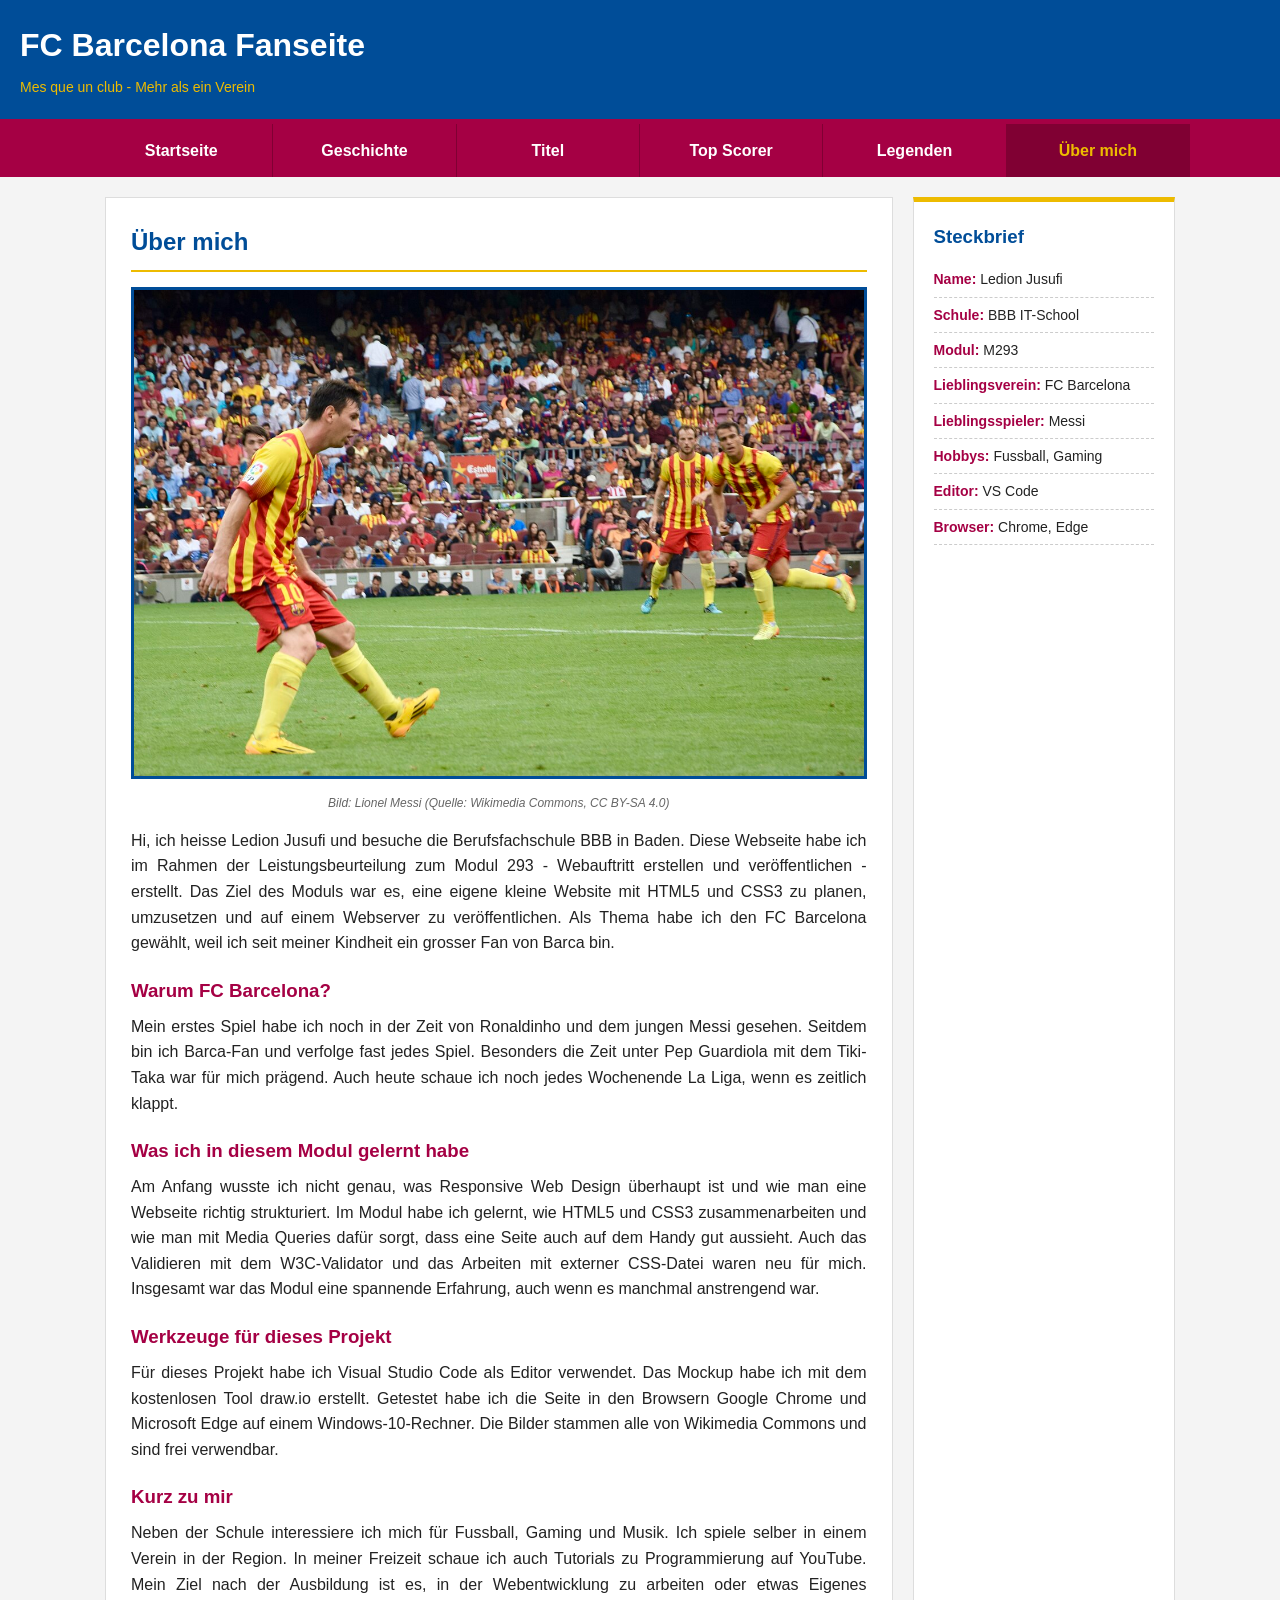
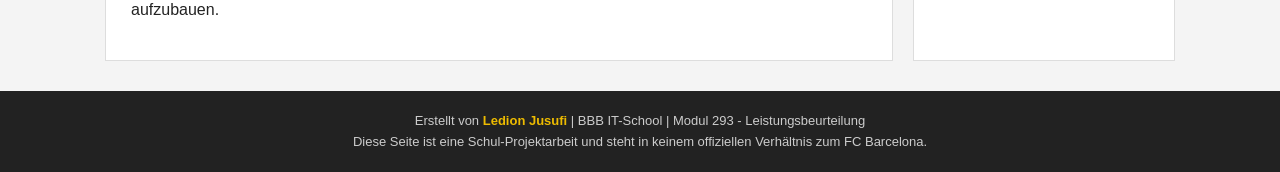
<file: ueber-mich.html>
<!DOCTYPE html>
<html lang="de">
<head>
    <meta charset="UTF-8">
    <meta name="viewport" content="width=device-width, initial-scale=1.0">
    <meta name="description" content="Über mich - Ledion Jusufi, Lernender an der BBB IT-School, M293 Projektarbeit FC Barcelona Fanseite.">
    <meta name="keywords" content="Über mich, Ledion Jusufi, BBB, IT-School, M293, Projektarbeit">
    <meta name="author" content="Ledion Jusufi">
    <title>FC Barcelona - Über mich</title>
    <link rel="stylesheet" href="style.css">
</head>
<body>

<!-- Kopfbereich mit dem Seitentitel -->
<header>
    <h1>FC Barcelona Fanseite</h1>
    <p>Mes que un club - Mehr als ein Verein</p>
</header>

<!-- Menü: hier kann man auf alle Seiten klicken -->
<nav>
    <ul>
        <li><a href="index.html">Startseite</a></li>
        <li><a href="geschichte.html">Geschichte</a></li>
        <li><a href="titel.html">Titel</a></li>
        <li><a href="topscorer.html">Top Scorer</a></li>
        <li><a href="legenden.html">Legenden</a></li>
        <li><a href="ueber-mich.html" class="aktiv">Über mich</a></li>
    </ul>
</nav>

<div class="container">
    <main>
        <h2>Über mich</h2>
        <img src="img/messi-tor.jpg" alt="Lionel Messi im Barcelona Trikot, mein Lieblingsspieler">
        <p class="bildquelle">Bild: Lionel Messi (Quelle: Wikimedia Commons, CC BY-SA 4.0)</p>

        <p>Hi, ich heisse Ledion Jusufi und besuche die Berufsfachschule BBB in Baden. Diese Webseite habe ich im Rahmen der Leistungsbeurteilung zum Modul 293 - Webauftritt erstellen und veröffentlichen - erstellt. Das Ziel des Moduls war es, eine eigene kleine Website mit HTML5 und CSS3 zu planen, umzusetzen und auf einem Webserver zu veröffentlichen. Als Thema habe ich den FC Barcelona gewählt, weil ich seit meiner Kindheit ein grosser Fan von Barca bin.</p>

        <h3>Warum FC Barcelona?</h3>
        <p>Mein erstes Spiel habe ich noch in der Zeit von Ronaldinho und dem jungen Messi gesehen. Seitdem bin ich Barca-Fan und verfolge fast jedes Spiel. Besonders die Zeit unter Pep Guardiola mit dem Tiki-Taka war für mich prägend. Auch heute schaue ich noch jedes Wochenende La Liga, wenn es zeitlich klappt.</p>

        <h3>Was ich in diesem Modul gelernt habe</h3>
        <p>Am Anfang wusste ich nicht genau, was Responsive Web Design überhaupt ist und wie man eine Webseite richtig strukturiert. Im Modul habe ich gelernt, wie HTML5 und CSS3 zusammenarbeiten und wie man mit Media Queries dafür sorgt, dass eine Seite auch auf dem Handy gut aussieht. Auch das Validieren mit dem W3C-Validator und das Arbeiten mit externer CSS-Datei waren neu für mich. Insgesamt war das Modul eine spannende Erfahrung, auch wenn es manchmal anstrengend war.</p>

        <h3>Werkzeuge für dieses Projekt</h3>
        <p>Für dieses Projekt habe ich Visual Studio Code als Editor verwendet. Das Mockup habe ich mit dem kostenlosen Tool draw.io erstellt. Getestet habe ich die Seite in den Browsern Google Chrome und Microsoft Edge auf einem Windows-10-Rechner. Die Bilder stammen alle von Wikimedia Commons und sind frei verwendbar.</p>

        <h3>Kurz zu mir</h3>
        <p>Neben der Schule interessiere ich mich für Fussball, Gaming und Musik. Ich spiele selber in einem Verein in der Region. In meiner Freizeit schaue ich auch Tutorials zu Programmierung auf YouTube. Mein Ziel nach der Ausbildung ist es, in der Webentwicklung zu arbeiten oder etwas Eigenes aufzubauen.</p>
    </main>

    <aside>
        <h3>Steckbrief</h3>
        <ul>
            <li><strong>Name:</strong> Ledion Jusufi</li>
            <li><strong>Schule:</strong> BBB IT-School</li>
            <li><strong>Modul:</strong> M293</li>
            <li><strong>Lieblingsverein:</strong> FC Barcelona</li>
            <li><strong>Lieblingsspieler:</strong> Messi</li>
            <li><strong>Hobbys:</strong> Fussball, Gaming</li>
            <li><strong>Editor:</strong> VS Code</li>
            <li><strong>Browser:</strong> Chrome, Edge</li>
        </ul>
    </aside>
</div>

<!-- Fussbereich mit meinem Namen -->
<footer>
    <p>Erstellt von <span class="autor">Ledion Jusufi</span> | BBB IT-School | Modul 293 - Leistungsbeurteilung</p>
    <p>Diese Seite ist eine Schul-Projektarbeit und steht in keinem offiziellen Verhältnis zum FC Barcelona.</p>
</footer>

</body>
</html>
</file>
<file: style.css>
/* CSS für meine FC Barcelona Webseite */

* {
    margin: 0;
    padding: 0;
    box-sizing: border-box;
}

body {
    font-family: Arial, sans-serif;
    background-color: #f4f4f4;
    color: #222222;
    line-height: 1.6;
}


/* Kopfbereich oben (Header) */
header {
    background-color: #004D98;
    color: white;
    padding: 20px;
    border-bottom: 5px solid #A50044;
}

header h1 {
    font-size: 32px;
    margin-bottom: 5px;
}

header p {
    color: #EDBB00;
    font-size: 14px;
}


/* Menü / Navigation */
nav {
    background-color: #A50044;
}

nav ul {
    list-style: none;
    display: flex;
    flex-wrap: wrap;
    max-width: 1100px;
    margin: 0 auto;
}

nav li {
    flex: 1;
    text-align: center;
}

nav a {
    display: block;
    color: white;
    text-decoration: none;
    font-weight: bold;
    padding: 14px 10px;
    border-right: 1px solid #800033;
}

/* wenn man mit der Maus drüber geht */
nav a:hover {
    background-color: #800033;
    color: #EDBB00;
}


nav a.aktiv {
    background-color: #800033;
    color: #EDBB00;
}



.container {
    max-width: 1100px;
    margin: 20px auto;
    padding: 0 15px;
    display: grid;
    grid-template-columns: 3fr 1fr;
    gap: 20px;
}

main {
    background-color: white;
    padding: 25px;
    border: 1px solid #dddddd;
}

main h2 {
    color: #004D98;
    border-bottom: 2px solid #EDBB00;
    padding-bottom: 8px;
    margin-bottom: 15px;
}

main h3 {
    color: #A50044;
    margin-top: 20px;
    margin-bottom: 8px;
}

main p {
    margin-bottom: 12px;
    text-align: justify;
}

main img {
    max-width: 100%;
    height: auto;
    display: block;
    margin: 15px auto;
    border: 3px solid #004D98;
}


.bildquelle {
    text-align: center;
    font-size: 12px;
    color: #666666;
    font-style: italic;
    margin-bottom: 15px;
}



aside {
    background-color: white;
    padding: 20px;
    border: 1px solid #dddddd;
    border-top: 5px solid #EDBB00;
}

aside h3 {
    color: #004D98;
    margin-bottom: 10px;
}

aside ul {
    list-style: none;
}

aside li {
    padding: 6px 0;
    border-bottom: 1px dashed #cccccc;
    font-size: 14px;
}

aside strong {
    color: #A50044;
}



table {
    width: 100%;
    border-collapse: collapse;
    margin: 15px 0;
    font-size: 14px;
}

th {
    background-color: #004D98;
    color: white;
    text-align: left;
    padding: 10px;
}

td {
    padding: 8px 10px;
    border-bottom: 1px solid #dddddd;
}


tr:nth-child(even) {
    background-color: #f9f9f9;
}



.hero {
    background-color: #004D98;
    color: white;
    text-align: center;
    padding: 40px 25px;
    margin-bottom: 20px;
}

.hero h2 {
    color: #EDBB00;
    border: none;
    font-size: 28px;
    margin-bottom: 10px;
}

.hero p {
    text-align: center;
}



.titel-grid {
    display: grid;
    grid-template-columns: 1fr 1fr 1fr;
    gap: 15px;
    margin: 20px 0;
}

.titel-box {
    background-color: #004D98;
    color: white;
    text-align: center;
    padding: 20px 10px;
    border-bottom: 4px solid #EDBB00;
}

.titel-box .anzahl {
    display: block;
    font-size: 36px;
    font-weight: bold;
    color: #EDBB00;
}

.titel-box .name {
    font-size: 13px;
}



footer {
    background-color: #222222;
    color: #cccccc;
    text-align: center;
    padding: 20px;
    margin-top: 30px;
    font-size: 13px;
}

.autor {
    color: #EDBB00;
    font-weight: bold;
}



@media (max-width: 768px) {
    header h1 {
        font-size: 24px;
    }

    
    nav ul {
        flex-direction: column;
    }

   
    .container {
        grid-template-columns: 1fr;
    }

    
    .titel-grid {
        grid-template-columns: 1fr 1fr;
    }

    .hero h2 {
        font-size: 22px;
    }
}
</file>
